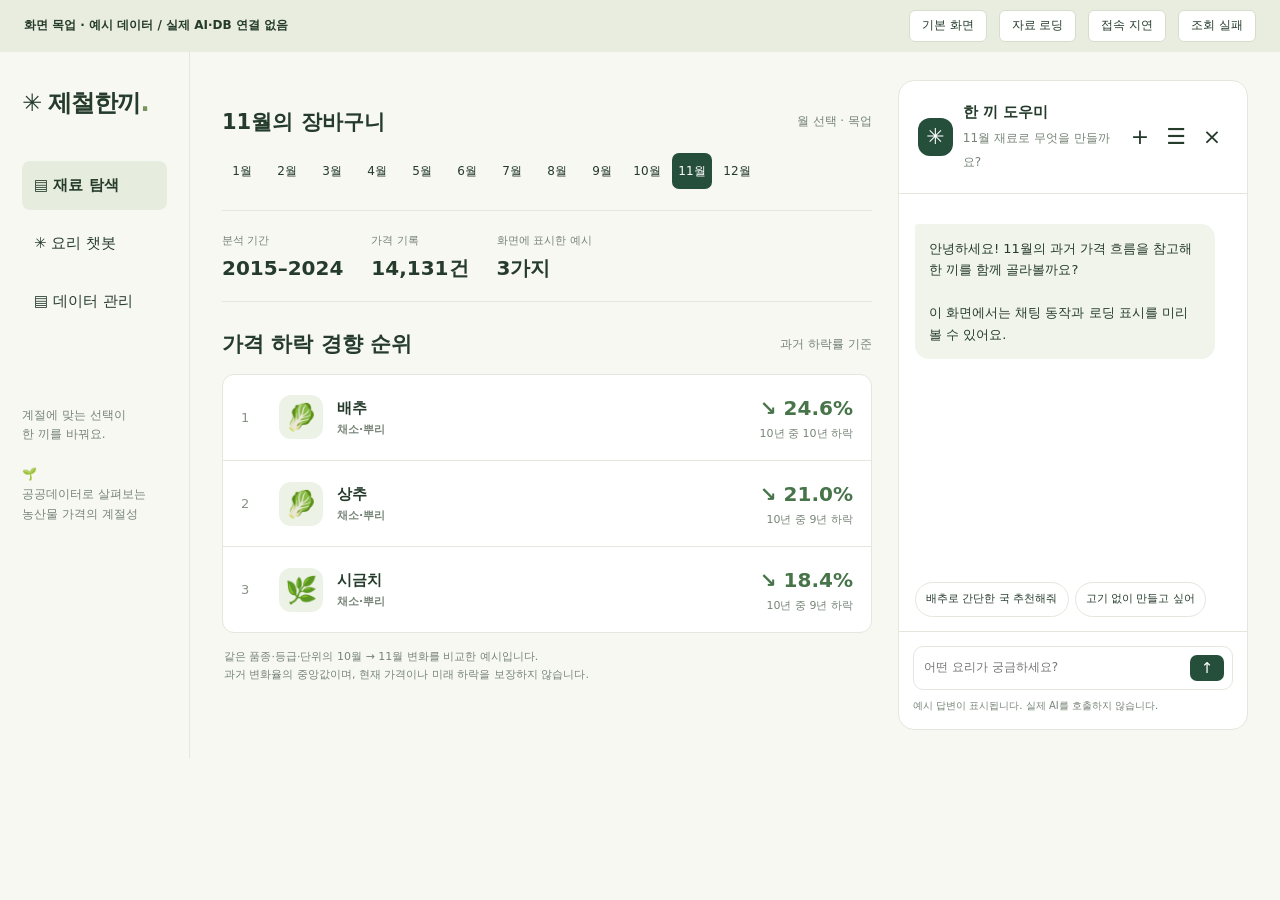
<file: frontend/mockup.html>
<!doctype html>
<html lang="ko">
<head>
<meta charset="utf-8"><meta name="viewport" content="width=device-width,initial-scale=1">
<title>제철한끼 · 화면 목업</title>
<style>
:root{--green:#254e3b;--muted:#778477;--line:#e3e7dd;--bg:#f7f8f2}*{box-sizing:border-box}body{margin:0;color:#253b2c;background:var(--bg);font:15px/1.65 system-ui,"맑은 고딕",sans-serif}button,input{font:inherit}button{cursor:pointer;color:inherit;border:0;background:none}button:disabled{cursor:wait;opacity:.6}button:focus-visible,input:focus-visible{outline:3px solid #bc9853;outline-offset:3px}[hidden]{display:none!important}.demo{padding:10px 24px;background:#e9eddf;font-size:12px;display:flex;gap:12px;align-items:center;flex-wrap:wrap}.demo strong{margin-right:auto}.demo button{background:#fff;border:1px solid #d7ddcd;padding:5px 12px;border-radius:6px}.layout{max-width:1480px;margin:auto;display:grid;grid-template-columns:190px minmax(0,1fr)}aside{padding:32px 22px;border-right:1px solid var(--line)}.logo{font-size:24px;font-weight:850;letter-spacing:-1px}.logo span{color:#77945b}nav{display:grid;gap:9px;margin:38px 0}nav button{text-align:left;padding:12px;border-radius:8px}nav button.active{background:#e6ecde;font-weight:700}.side-note{font-size:12px;color:var(--muted);margin-top:80px}main{padding:28px 32px;min-width:0}.top{display:flex;justify-content:space-between;gap:14px;font-size:12px;color:var(--muted);margin-bottom:24px}.workspace{display:grid;grid-template-columns:minmax(0,1fr) 350px;gap:26px}.hero{padding:28px 32px;background:#e9eedf;border-radius:18px;position:relative;overflow:hidden}.eyebrow{font-size:10px;letter-spacing:2px;color:#728063}h1{font-size:32px;line-height:1.4;letter-spacing:-1.5px;margin:12px 0}h1 em{color:#63824c;font-style:normal}.hero p{font-size:13px;color:#68765c;max-width:370px}.produce{font-size:58px;position:absolute;right:22px;top:38px;opacity:.24;transform:rotate(-12deg);pointer-events:none}.heading{display:flex;justify-content:space-between;align-items:center;gap:12px;margin:25px 0 12px}h2{font-size:21px;margin:0}.small{font-size:12px;color:var(--muted)}.months{display:flex;gap:5px;flex-wrap:wrap;margin:14px 0 21px}.months button{width:40px;height:36px;border-radius:7px;font-size:12px}.months .selected{background:var(--green);color:white}.stats{display:flex;border-block:1px solid var(--line);padding:16px 0;gap:28px}.stats strong{display:block;font-size:20px}.stats span{font-size:11px;color:var(--muted)}.list{background:white;border:1px solid var(--line);border-radius:12px;overflow:hidden}.row{width:100%;display:grid;grid-template-columns:24px 44px minmax(0,1fr) auto;align-items:center;gap:14px;padding:17px 18px;text-align:left}.row+.row{border-top:1px solid var(--line)}.row:hover{background:#f5f8ef}.rank{font-size:13px;color:#8a9486}.icon{font-size:26px;background:#edf2e6;width:44px;height:44px;border-radius:12px;text-align:center;line-height:44px}.name{font-weight:700}.sub{display:block;font-size:11px;color:var(--muted)}.drop{text-align:right;white-space:nowrap}.drop strong{color:#477449;font-size:20px}.method{font-size:11px;color:var(--muted);margin:15px 2px}.chat{background:#fff;border:1px solid var(--line);border-radius:16px;display:flex;flex-direction:column;min-height:650px;max-height:800px;position:sticky;top:20px;overflow:hidden}.chat-head{display:flex;align-items:center;gap:10px;padding:19px;border-bottom:1px solid var(--line)}.avatar{width:38px;height:38px;border-radius:12px;background:var(--green);color:white;display:grid;place-items:center;font-size:22px}.chat-head strong{display:block;font-size:15px}.chat-head .tools{margin-left:auto;display:flex;gap:4px}.tools button{padding:6px}.messages{flex:1;min-height:220px;overflow-y:auto;padding:20px 16px;display:flex;flex-direction:column;gap:14px}.bubble{background:#f1f4eb;border-radius:3px 14px 14px;padding:14px;max-width:95%;font-size:13px;white-space:pre-wrap;overflow-wrap:anywhere}.bubble.user{align-self:flex-end;background:var(--green);color:white;border-radius:14px 3px 14px 14px}.suggestions{padding:0 16px 14px;display:flex;gap:6px;flex-wrap:wrap}.suggestions button{font-size:11px;border:1px solid var(--line);border-radius:20px;padding:7px 10px}form{padding:14px;border-top:1px solid var(--line)}.input-wrap{display:flex;gap:8px;border:1px solid var(--line);border-radius:10px;padding:8px}input{width:100%;min-width:0;border:0;outline:none;background:none;font-size:12px}.send{background:var(--green);color:white;border-radius:7px;width:34px;flex-shrink:0}form p{font-size:10px;color:var(--muted);margin:8px 0 0}.dots{display:inline-flex;gap:4px;margin-right:9px}.dots i{width:5px;height:5px;border-radius:50%;background:#739462;animation:pulse 1s infinite}.dots i:nth-child(2){animation-delay:.15s}.dots i:nth-child(3){animation-delay:.3s}.loading-note{font-size:12px;padding:13px;background:#eef2e6;border-radius:8px;margin-bottom:12px}.skeleton{height:79px;margin:12px;border-radius:7px;background:linear-gradient(100deg,#f0f2ec 30%,#fafbf8 48%,#f0f2ec 65%);background-size:200% 100%;animation:shimmer 1.5s infinite}.error{color:#9a4d29;background:#fbefe6;border:1px solid #efd5c2;border-radius:8px;padding:15px;font-size:12px}.error button{display:block;background:white;border:1px solid #dec7b7;border-radius:5px;padding:4px 10px;margin-top:10px}.history{padding:16px;border-bottom:1px solid var(--line);background:#fafbf7}.history button{display:block;text-align:left;width:100%;padding:8px;border-bottom:1px solid var(--line);font-size:12px}.badge{font-size:10px;background:#eef2e6;border-radius:5px;padding:3px 6px}dialog{border:1px solid var(--line);border-radius:14px;max-width:440px;width:calc(100% - 32px);padding:25px}dialog::backdrop{background:#17341e55}dialog button{background:var(--green);color:white;padding:8px 16px;border-radius:7px}@keyframes pulse{50%{opacity:.25;transform:translateY(-3px)}}@keyframes shimmer{to{background-position:-200% 0}}@media(prefers-reduced-motion:reduce){*{animation:none!important}}@media(max-width:1100px){.layout{grid-template-columns:145px minmax(0,1fr)}aside{padding:25px 14px}main{padding:22px}.workspace{grid-template-columns:minmax(0,1fr) 310px;gap:18px}.hero{padding:23px}.stats{gap:18px}}@media(max-width:850px){.layout{display:block}aside{border-right:0;border-bottom:1px solid var(--line);padding:15px 20px;display:flex;justify-content:space-between;gap:10px;align-items:center}.logo{font-size:21px}nav{display:flex;margin:0;font-size:12px;gap:2px}nav button{padding:8px}.side-note{display:none}.workspace{grid-template-columns:1fr}.chat{position:static;min-height:530px;max-height:680px}.hero{padding:24px}main{padding:20px}.stats{justify-content:space-between;gap:10px}}@media(max-width:420px){main{padding:15px}.row{gap:9px;padding:15px 10px;grid-template-columns:18px 39px minmax(0,1fr) auto}.icon{width:39px;height:39px;line-height:39px}.drop strong{font-size:17px}.stats strong{font-size:18px}.demo{padding:10px 15px}h1{font-size:29px}}
dialog{max-width:680px;max-height:90dvh;overflow:auto} .chart-head{display:flex;justify-content:space-between;align-items:center;gap:12px;margin:18px 0 6px}.chart-head strong{font-size:14px}.chart-unit{font-size:11px;color:var(--muted)}.price-chart{width:100%;height:auto;display:block}.chart-readout{background:#edf2e6;border-radius:9px;padding:12px 16px;margin:10px 0;font-size:13px}.chart-caption{font-size:11px;color:var(--muted);margin:8px 0}.chart-table{width:100%;border-collapse:collapse;font-size:12px;text-align:center}.chart-table th,.chart-table td{border-bottom:1px solid var(--line);padding:7px 2px}.chart-table th{font-weight:500;color:var(--muted)}#detail-text{font-size:14px}#close{margin-top:12px}
.history{max-height:240px;overflow-y:auto}.tools button{font-size:12px;white-space:nowrap}
.tools button{font-size:22px;min-width:32px}.crud-primary{background:var(--green);color:white;padding:8px 15px;border-radius:8px}.crud-search{background:white;border:1px solid var(--line);padding:11px 14px;border-radius:8px;max-width:360px;margin:14px 0}.crud-row{display:flex;align-items:center;justify-content:space-between;gap:14px;padding:18px}.crud-row+.crud-row{border-top:1px solid var(--line)}.crud-info{min-width:0;overflow-wrap:anywhere}.crud-actions{display:flex;align-items:center;gap:12px;flex-wrap:wrap}.crud-actions button{padding:7px 12px;border:1px solid var(--line);border-radius:7px}.crud-delete{color:#a44732}.crud-empty{padding:20px}.crud-grid{display:grid;grid-template-columns:1fr 1fr;gap:14px}.crud-grid label{font-size:12px}.crud-grid input{display:block;border:1px solid var(--line);border-radius:6px;padding:9px;margin-top:5px;font-size:14px}.crud-form{border:0;padding:18px 0 0}.crud-form .crud-actions{justify-content:flex-end;margin-top:18px}@media(max-width:600px){aside{flex-wrap:wrap}nav{flex-wrap:wrap}.crud-row{align-items:flex-start;flex-direction:column}.crud-actions{width:100%}.crud-actions strong{margin-right:auto}.crud-grid{grid-template-columns:1fr 1fr}}
.workspace.chat-collapsed{grid-template-columns:minmax(0,1fr)}
</style>
</head>
<body>
<div class="demo"><strong>화면 목업 · 예시 데이터 / 실제 AI·DB 연결 없음</strong><button data-mode="ready">기본 화면</button><button data-mode="loading">자료 로딩</button><button data-mode="slow">접속 지연</button><button data-mode="error">조회 실패</button></div>
<div class="layout"><aside><div class="logo">✳ 제철한끼<span>.</span></div><nav><button class="active" id="explore">▤ 재료 탐색</button><button id="chat-link">✳ 요리 챗봇</button></nav><p class="side-note">계절에 맞는 선택이<br>한 끼를 바꿔요.<br><br>🌱<br>공공데이터로 살펴보는<br>농산물 가격의 계절성</p></aside>
<main><div class="top" hidden><span>재료 탐색 / 월별 하락 경향</span><span class="badge">디자인 검토용</span></div><div class="workspace"><section>
<div class="heading"><h2>11월의 장바구니</h2><span class="small">월 선택 · 목업</span></div><div class="months" id="months"></div>
<div class="stats"><div><span>분석 기간</span><strong>2015–2024</strong></div><div><span>가격 기록</span><strong>14,131건</strong></div><div><span>화면에 표시한 예시</span><strong>3가지</strong></div></div>
<div class="heading"><h2>가격 하락 경향 순위</h2><span class="small">과거 하락률 기준</span></div><div id="notice" role="status"></div><div class="list" id="list" aria-label="재료 순위"></div><p class="method">같은 품종·등급·단위의 10월 → 11월 변화를 비교한 예시입니다.<br>과거 변화율의 중앙값이며, 현재 가격이나 미래 하락을 보장하지 않습니다.</p>
</section><section class="chat" id="chat" aria-label="요리 챗봇 목업"><div class="chat-head"><div class="avatar">✳</div><div><strong>한 끼 도우미</strong><span class="small">11월 재료로 무엇을 만들까요?</span></div><div class="tools"><button id="new" title="새 대화" aria-label="새 대화">새 대화</button><button id="history-toggle" title="대화 목록" aria-label="대화 목록">대화 목록</button></div></div><div id="history" class="history" hidden></div><p id="save-status" class="small" role="status" style="margin:10px 16px 0"></p><div class="messages" id="messages" role="log" aria-live="polite"></div><div class="suggestions"><button>배추로 간단한 국 추천해줘</button><button>고기 없이 만들고 싶어</button></div><form id="form"><div class="input-wrap"><input id="input" aria-label="요리 질문" placeholder="어떤 요리가 궁금하세요?" maxlength="1000" required><button class="send" id="send" aria-label="전송">↑</button></div><p>예시 답변이 표시됩니다. 실제 AI를 호출하지 않습니다.</p></form></section></div></main></div>
<dialog id="detail" aria-labelledby="detail-title"><h2 id="detail-title"></h2><div id="chart-panel" hidden><div class="chart-head"><strong>월별 소매가격 흐름</strong><span class="chart-unit">화면 예시 · 원 / 1kg</span></div><div id="chart"></div><p class="chart-readout" id="chart-readout" aria-live="polite"></p><p class="chart-caption">점에 마우스를 올리거나 터치하면 해당 월의 가격을 볼 수 있어요.</p><table class="chart-table" aria-label="그래프 예시 가격"><thead><tr id="chart-months"></tr></thead><tbody><tr id="chart-values"></tr></tbody></table><p class="chart-caption">그래프의 가격은 디자인 확인을 위해 만든 가상 값입니다. 실제 연도별 가격이나 과거 평균이 아니며, 목록의 하락률과는 별개입니다.</p></div><p id="detail-text"></p><button id="close">닫기</button></dialog>
<script>
const $=id=>document.getElementById(id);const rows=[['🥬','배추','채소·뿌리',24.6,10],['🥬','상추','채소·뿌리',21.0,9],['🌿','시금치','채소·뿌리',18.4,9]];let timer,busy=false;
function el(tag,cls,text){const n=document.createElement(tag);n.className=cls;if(text!==undefined)n.textContent=text;return n;}
function view(mode){$('list').replaceChildren();$('notice').replaceChildren();$('list').setAttribute('aria-busy',String(mode==='loading'||mode==='slow'));if(mode==='loading'||mode==='slow'){$('notice').append(el('div','loading-note',mode==='slow'?'서버를 준비하고 있어요. 첫 접속에는 조금 더 시간이 걸릴 수 있어요. 잠시만 기다려 주세요.':'월별 가격 흐름을 불러오고 있어요…'));for(let i=0;i<3;i++)$('list').append(el('div','skeleton'));return;}if(mode==='error'){const box=el('div','error','자료를 불러오지 못했어요. 잠시 후 다시 시도해 주세요.');const retry=el('button','','다시 시도');retry.onclick=()=>view('ready');box.append(retry);$('notice').append(box);return;}rows.forEach((r,i)=>{const b=el('button','row');b.append(el('span','rank',String(i+1)),el('span','icon',r[0]));const name=el('span','name',r[1]);name.append(el('span','sub',r[2]));const drop=el('span','drop');drop.append(el('strong','','↘ '+r[3].toFixed(1)+'%'),el('span','sub',`10년 중 ${r[4]}년 하락`));b.append(name,drop);b.onclick=()=>showPriceChart(r);$('list').append(b);});}
function showPriceChart(r){
  const samples={배추:[2400,2800,3600,4200,3400,2600],상추:[5100,6200,7000,6100,5300,4300],시금치:[3900,4700,5800,5100,4100,3300]};
  const prices=samples[r[1]],months=[6,7,8,9,10,11];$('detail-title').textContent=r[0]+' '+r[1]+' 가격 흐름';$('chart-panel').hidden=false;$('chart').replaceChildren();$('chart-months').replaceChildren();$('chart-values').replaceChildren();
  const ns='http://www.w3.org/2000/svg';function svgNode(tag,attrs,text){const n=document.createElementNS(ns,tag);for(const [k,v] of Object.entries(attrs))n.setAttribute(k,v);if(text!==undefined)n.textContent=text;return n;}
  const svg=svgNode('svg',{viewBox:'0 0 600 270',class:'price-chart',role:'group','aria-label':r[1]+' 월별 가상 소매가격 그래프'});svg.append(svgNode('title',{},'6월부터 11월까지의 가상 가격. 아래 표에서 같은 값을 확인할 수 있습니다.'));
  const ceiling=Math.ceil(Math.max(...prices)/2000)*2000,x=i=>62+i*100,y=p=>220-p/ceiling*180;
  for(let i=0;i<=4;i++){const value=ceiling*i/4,py=y(value);svg.append(svgNode('line',{x1:62,y1:py,x2:562,y2:py,stroke:'#e3e7dd'}),svgNode('text',{x:51,y:py+4,'text-anchor':'end',fill:'#778477','font-size':12},value.toLocaleString('ko-KR')));}
  svg.append(svgNode('rect',{x:512,y:30,width:68,height:190,rx:8,fill:'#e9eedf',opacity:.65}));
  const points=prices.map((p,i)=>`${x(i)},${y(p)}`);svg.append(svgNode('path',{d:`M62,220 L${points.join(' L')} L562,220 Z`,fill:'#dce8d4',opacity:.6}),svgNode('polyline',{points:points.join(' '),fill:'none',stroke:'#527d45','stroke-width':3,'stroke-linejoin':'round'}));
  prices.forEach((p,i)=>{const text=`${months[i]}월 · ${p.toLocaleString('ko-KR')}원 / 1kg (가상 가격)`;const dot=svgNode('circle',{cx:x(i),cy:y(p),r:7,fill:i===5?'#254e3b':'white',stroke:'#527d45','stroke-width':3,tabindex:0,role:'button','aria-label':text});const select=()=>$('chart-readout').textContent=text;dot.onmouseenter=select;dot.onfocus=select;dot.onclick=select;dot.onkeydown=e=>{if(e.key==='Enter'||e.key===' '){e.preventDefault();select();}};dot.append(svgNode('title',{},text));svg.append(dot,svgNode('text',{x:x(i),y:246,'text-anchor':'middle',fill:'#778477','font-size':13},months[i]+'월'));$('chart-months').append(el('th','',months[i]+'월'));$('chart-values').append(el('td','',p.toLocaleString('ko-KR')+'원'));});
  $('chart').append(svg);$('chart-readout').textContent=`10월 ${prices[4].toLocaleString('ko-KR')}원 → 11월 ${prices[5].toLocaleString('ko-KR')}원 / 1kg (가상 가격)`;
  $('detail-text').textContent='이 예시 그래프에서는 여름부터 올라간 가격이 가을에 내려오는 흐름을 볼 수 있어요. 11월에는 10월보다 같은 양을 더 적은 금액에 살 수 있는 모습이에요. 실제 구매 가격은 연도·품종·등급·판매처에 따라 달라집니다.';$('detail').showModal();
}
const historyKey='seasonal-food-mockup-conversations-v1';let conversations=[],currentId=null;
function readHistory(){try{const data=JSON.parse(localStorage.getItem(historyKey)||'[]');conversations=Array.isArray(data)?data.filter(d=>typeof d.id==='string'&&typeof d.title==='string'&&Array.isArray(d.messages)&&d.messages.every(m=>typeof m.text==='string'&&typeof m.user==='boolean')):[];}catch{conversations=[];$('save-status').textContent='브라우저 저장소를 읽을 수 없어요. 이번 화면에서만 기록을 유지합니다.';}}
function saveConversation(){
  const messages=[...$('messages').children].filter(b=>b.dataset.saved==='true').map(b=>({text:b.textContent,user:b.classList.contains('user')}));if(!messages.length)return;
  if(!currentId)currentId=crypto.randomUUID();const record={id:currentId,title:messages.find(m=>m.user)?.text.slice(0,50)||'새 대화',updatedAt:new Date().toISOString(),messages};
  conversations=[record,...conversations.filter(c=>c.id!==currentId)];try{localStorage.setItem(historyKey,JSON.stringify(conversations));$('save-status').textContent='이 브라우저에 저장됨 · '+new Date().toLocaleTimeString('ko-KR',{hour:'2-digit',minute:'2-digit'});}catch{$('save-status').textContent='저장 공간을 사용할 수 없어 새로고침하면 기록이 사라져요.';}
}
function showHistory(){
  $('history').hidden=!$('history').hidden;if($('history').hidden)return;$('history').replaceChildren(el('strong','small','저장된 대화 · 이 브라우저의 목업 기록'));
  if(!conversations.length){$('history').append(el('p','small','아직 저장된 대화가 없어요. 질문하고 예시 답변을 받으면 자동 저장됩니다.'));return;}
  conversations.forEach(c=>{const b=el('button','',c.title);b.append(el('span','sub',`${c.messages.length}개 메시지 · ${new Date(c.updatedAt).toLocaleString('ko-KR')} · 불러오기`));b.onclick=()=>{if(busy)return;currentId=c.id;$('messages').replaceChildren();c.messages.forEach(m=>bubble(m.text,m.user,true));$('history').hidden=true;$('save-status').textContent='저장된 대화를 불러왔어요. 이어서 질문할 수 있어요.';};$('history').append(b);});
}
function bubble(text,user=false,save=false){const b=el('div','bubble'+(user?' user':''),text);if(save)b.dataset.saved='true';$('messages').append(b);$('messages').scrollTop=$('messages').scrollHeight;return b;}
function lock(value){busy=value;for(const id of ['send','input','new','history-toggle'])$(id).disabled=value;document.querySelectorAll('.suggestions button').forEach(b=>b.disabled=value);}
function reset(){currentId=null;$('save-status').textContent="";clearTimeout(timer);lock(false);$('history').hidden=true;$('messages').replaceChildren();bubble('안녕하세요! 11월의 과거 가격 흐름을 참고해 한 끼를 함께 골라볼까요?\n\n이 화면에서는 채팅 동작과 로딩 표시를 미리 볼 수 있어요.');}
function send(text){if(busy||!text.trim())return;$('history').hidden=true;bubble(text,true,true);$('input').value='';lock(true);const pending=bubble('');pending.setAttribute('role','status');const dots=el('span','dots');dots.setAttribute('aria-hidden','true');for(let i=0;i<3;i++)dots.append(el('i',''));pending.append(dots,document.createTextNode('재료를 살펴보고 요리를 고르는 중이에요…'));$('messages').scrollTop=$('messages').scrollHeight;timer=setTimeout(()=>{pending.remove();bubble('예시 답변 · 배추 된장국은 어때요? 🥬\n\n배추는 예시 분석에서 11월 가격이 전월보다 내려가는 경향이 있었어요. 올해 가격을 뜻하지는 않아요.\n\n재료: 배추, 된장, 대파, 채수\n① 배추를 먹기 좋게 잘라 주세요.\n② 끓는 채수에 된장을 풀어 주세요.\n③ 배추와 대파를 넣고 푹 끓이면 완성이에요.\n\n※ 입력 내용과 관계없이 보여주는 목업 답변입니다.',false,true);saveConversation();lock(false);$('input').focus();},2600);}
for(let m=1;m<=12;m++){const b=el('button',m===11?'selected':'',m+'월');b.setAttribute('aria-pressed',String(m===11));b.onclick=()=>{$('chart-panel').hidden=true;$('detail-title').textContent='월 선택 화면';$('detail-text').textContent='현재 목업에는 11월 예시만 들어 있습니다. 실제 서비스에서는 선택한 월의 분석 결과를 불러옵니다.';$('detail').showModal();};$('months').append(b);}
document.querySelectorAll('[data-mode]').forEach(b=>b.onclick=()=>view(b.dataset.mode));$('form').onsubmit=e=>{e.preventDefault();send($('input').value);};document.querySelectorAll('.suggestions button').forEach(b=>b.onclick=()=>send(b.textContent));$('new').onclick=reset;$('history-toggle').onclick=showHistory;$('close').onclick=()=>$('detail').close();$('chat-link').onclick=()=>{$('chat').scrollIntoView({behavior:'smooth'});$('input').focus({preventScroll:true});};$('explore').onclick=()=>window.scrollTo({top:0,behavior:'smooth'});view('ready');reset();readHistory();
// Standalone CRUD demo: browser storage only; never touches production records.
const workspace=document.querySelector('.workspace'),manage=el('section','manage');manage.hidden=true;workspace.after(manage);
const manageButton=el('button','','▤ 데이터 관리');manageButton.id='manage-link';document.querySelector('nav').append(manageButton);
$('new').textContent='+';$('history-toggle').textContent='☰';
const heading=el('div','heading');heading.append(el('h2','','데이터 관리'));const add=el('button','crud-primary','+ 가격 추가');heading.append(add);manage.append(heading,el('p','small','목업용 가격을 추가·수정·삭제할 수 있어요. 이 브라우저에만 저장되며 순위·그래프·AI 답변에는 반영되지 않습니다.'));
const search=el('input','crud-search');search.type='search';search.placeholder='품목 검색';search.setAttribute('aria-label','가격 품목 검색');const crudStatus=el('p','small');crudStatus.setAttribute('role','status');const recordList=el('div','list');manage.append(search,crudStatus,recordList);
const priceKey='seasonal-food-mockup-prices-v1';let priceRecords=[{id:'sample-1',month:'2024-11',name:'배추',variety:'가을',grade:'상품',quantity:1,unit:'kg',price:2600},{id:'sample-2',month:'2024-11',name:'상추',variety:'적',grade:'상품',quantity:1,unit:'kg',price:4300},{id:'sample-3',month:'2024-11',name:'시금치',variety:'일반',grade:'상품',quantity:1,unit:'kg',price:3300}];
try{const saved=localStorage.getItem(priceKey);if(saved){const parsed=JSON.parse(saved);if(Array.isArray(parsed)&&parsed.every(r=>typeof r.id==='string'&&typeof r.name==='string'&&typeof r.month==='string'&&Number.isFinite(r.price)&&r.price>0))priceRecords=parsed;}}catch{crudStatus.textContent='저장된 기록을 읽지 못해 예시 자료를 표시합니다.';}
function persistPrices(){try{localStorage.setItem(priceKey,JSON.stringify(priceRecords));crudStatus.textContent='브라우저에 저장했어요. 실제 Firestore 데이터는 변경되지 않습니다.';}catch{crudStatus.textContent='브라우저 저장에 실패했어요. 이번 화면에만 반영됩니다.';}}
function renderRecords(){recordList.replaceChildren();const filtered=priceRecords.filter(r=>r.name.includes(search.value.trim()));if(!filtered.length){recordList.append(el('p','crud-empty','표시할 가격 기록이 없어요.'));return;}filtered.forEach(r=>{const row=el('div','crud-row'),info=el('div','crud-info');info.append(el('strong','',r.name),el('span','sub',`${r.month} · ${r.variety} · ${r.grade} · ${r.quantity}${r.unit}`));const actions=el('div','crud-actions');actions.append(el('strong','',r.price.toLocaleString('ko-KR')+'원'));const edit=el('button','','수정'),remove=el('button','crud-delete','삭제');edit.setAttribute('aria-label',r.name+' 가격 수정');remove.setAttribute('aria-label',r.name+' 가격 삭제');edit.onclick=()=>priceForm(r);remove.onclick=()=>deleteForm(r);actions.append(edit,remove);row.append(info,actions);recordList.append(row);});}
const editor=el('dialog','crud-dialog');editor.setAttribute('aria-label','가격 편집');document.body.append(editor);
function priceForm(record=null){editor.replaceChildren();const title=el('h2','',record?'가격 수정':'월별 가격 추가'),form=el('form','crud-form'),grid=el('div','crud-grid');const fields={};
  for(const [key,label,type,value] of [['month','연월','month',record?.month||'2024-11'],['name','품목','text',record?.name||''],['variety','품종','text',record?.variety||'일반'],['grade','등급','text',record?.grade||'상품'],['quantity','수량','number',record?.quantity||1],['unit','단위','text',record?.unit||'kg'],['price','평균 가격 (원)','number',record?.price||'']]){const wrap=el('label','',label),input=el('input','');input.type=type;input.value=value;input.required=true;input.name=key;if(type==='text')input.maxLength=50;if(type==='number'){input.min='0.01';input.max='10000000';input.step='0.01';}if(type==='month'){input.min='1996-01';input.max='2026-09';}wrap.append(input);grid.append(wrap);fields[key]=input;}
  const error=el('p','crud-delete');error.setAttribute('role','alert');const buttons=el('div','crud-actions'),cancel=el('button','','취소'),save=el('button','crud-primary','저장');cancel.type='button';cancel.onclick=()=>editor.close();save.type='submit';buttons.append(cancel,save);form.append(grid,error,buttons);form.onsubmit=e=>{e.preventDefault();const row={id:record?.id||crypto.randomUUID()};for(const [key,input] of Object.entries(fields))row[key]=['quantity','price'].includes(key)?Number(input.value):input.value.trim();if(!row.name||!row.variety||!row.grade||!row.unit){error.textContent='빈칸에 값을 입력해 주세요.';return;}if(record)priceRecords=priceRecords.map(r=>r.id===record.id?row:r);else priceRecords.unshift(row);persistPrices();renderRecords();editor.close();};editor.append(title,form);editor.showModal();}
function deleteForm(record){editor.replaceChildren();editor.append(el('h2','','가격 기록 삭제'),el('p','',`${record.month} ${record.name} 가격 기록을 삭제할까요?`));const actions=el('div','crud-actions'),cancel=el('button','','취소'),remove=el('button','crud-primary','삭제');cancel.onclick=()=>editor.close();remove.onclick=()=>{priceRecords=priceRecords.filter(r=>r.id!==record.id);persistPrices();renderRecords();editor.close();};actions.append(cancel,remove);editor.append(actions);editor.showModal();}
function showManage(value){workspace.hidden=value;manage.hidden=!value;manageButton.classList.toggle('active',value);$('explore').classList.toggle('active',!value);document.querySelector('.top>span').textContent=value?'데이터 관리 / 월별 가격 기록':'재료 탐색 / 월별 하락 경향';if(value)renderRecords();}
manageButton.onclick=()=>showManage(true);$('explore').onclick=()=>{showManage(false);window.scrollTo({top:0,behavior:'smooth'});};$('chat-link').onclick=()=>{showManage(false);$('chat').scrollIntoView({behavior:'smooth'});$('input').focus({preventScroll:true});};add.onclick=()=>priceForm();search.oninput=renderRecords;renderRecords();
// Close dialogs on their backdrop, preserving clicks within the actual panel.
document.querySelectorAll('dialog').forEach(dialog=>{
  let backdropPress=false;
  const outside=e=>{const r=dialog.getBoundingClientRect();return e.clientX<r.left||e.clientX>r.right||e.clientY<r.top||e.clientY>r.bottom;};
  dialog.addEventListener('pointerdown',e=>{backdropPress=e.target===dialog&&outside(e);});
  dialog.addEventListener('click',e=>{if(backdropPress&&e.target===dialog&&outside(e))dialog.close();backdropPress=false;});
});
function closeChat(){const focused=$('chat').contains(document.activeElement);$('chat').hidden=true;workspace.classList.add('chat-collapsed');$('chat-link').setAttribute('aria-expanded','false');if(focused)$('chat-link').focus({preventScroll:true});}
function openChatPanel(){showManage(false);$('chat').hidden=false;workspace.classList.remove('chat-collapsed');$('chat-link').setAttribute('aria-expanded','true');$('chat').scrollIntoView({behavior:'smooth'});$('input').focus({preventScroll:true});}
$('chat-link').setAttribute('aria-controls','chat');$('chat-link').setAttribute('aria-expanded','true');$('chat-link').onclick=openChatPanel;
const dismissChat=el('button','','×');dismissChat.title='채팅 닫기';dismissChat.setAttribute('aria-label','채팅 닫기');dismissChat.onclick=closeChat;document.querySelector('.tools').append(dismissChat);
document.addEventListener('keydown',e=>{if(e.key!=='Escape'||e.isComposing||document.querySelector('dialog[open]'))return;if(!$('chat').hidden&&!workspace.hidden){e.preventDefault();closeChat();}});
document.addEventListener('click',e=>{if($('chat').hidden||workspace.hidden||document.querySelector('dialog[open]'))return;if(e.target.closest('#chat,#chat-link,dialog'))return;closeChat();});
</script>
</body></html>
</file>
